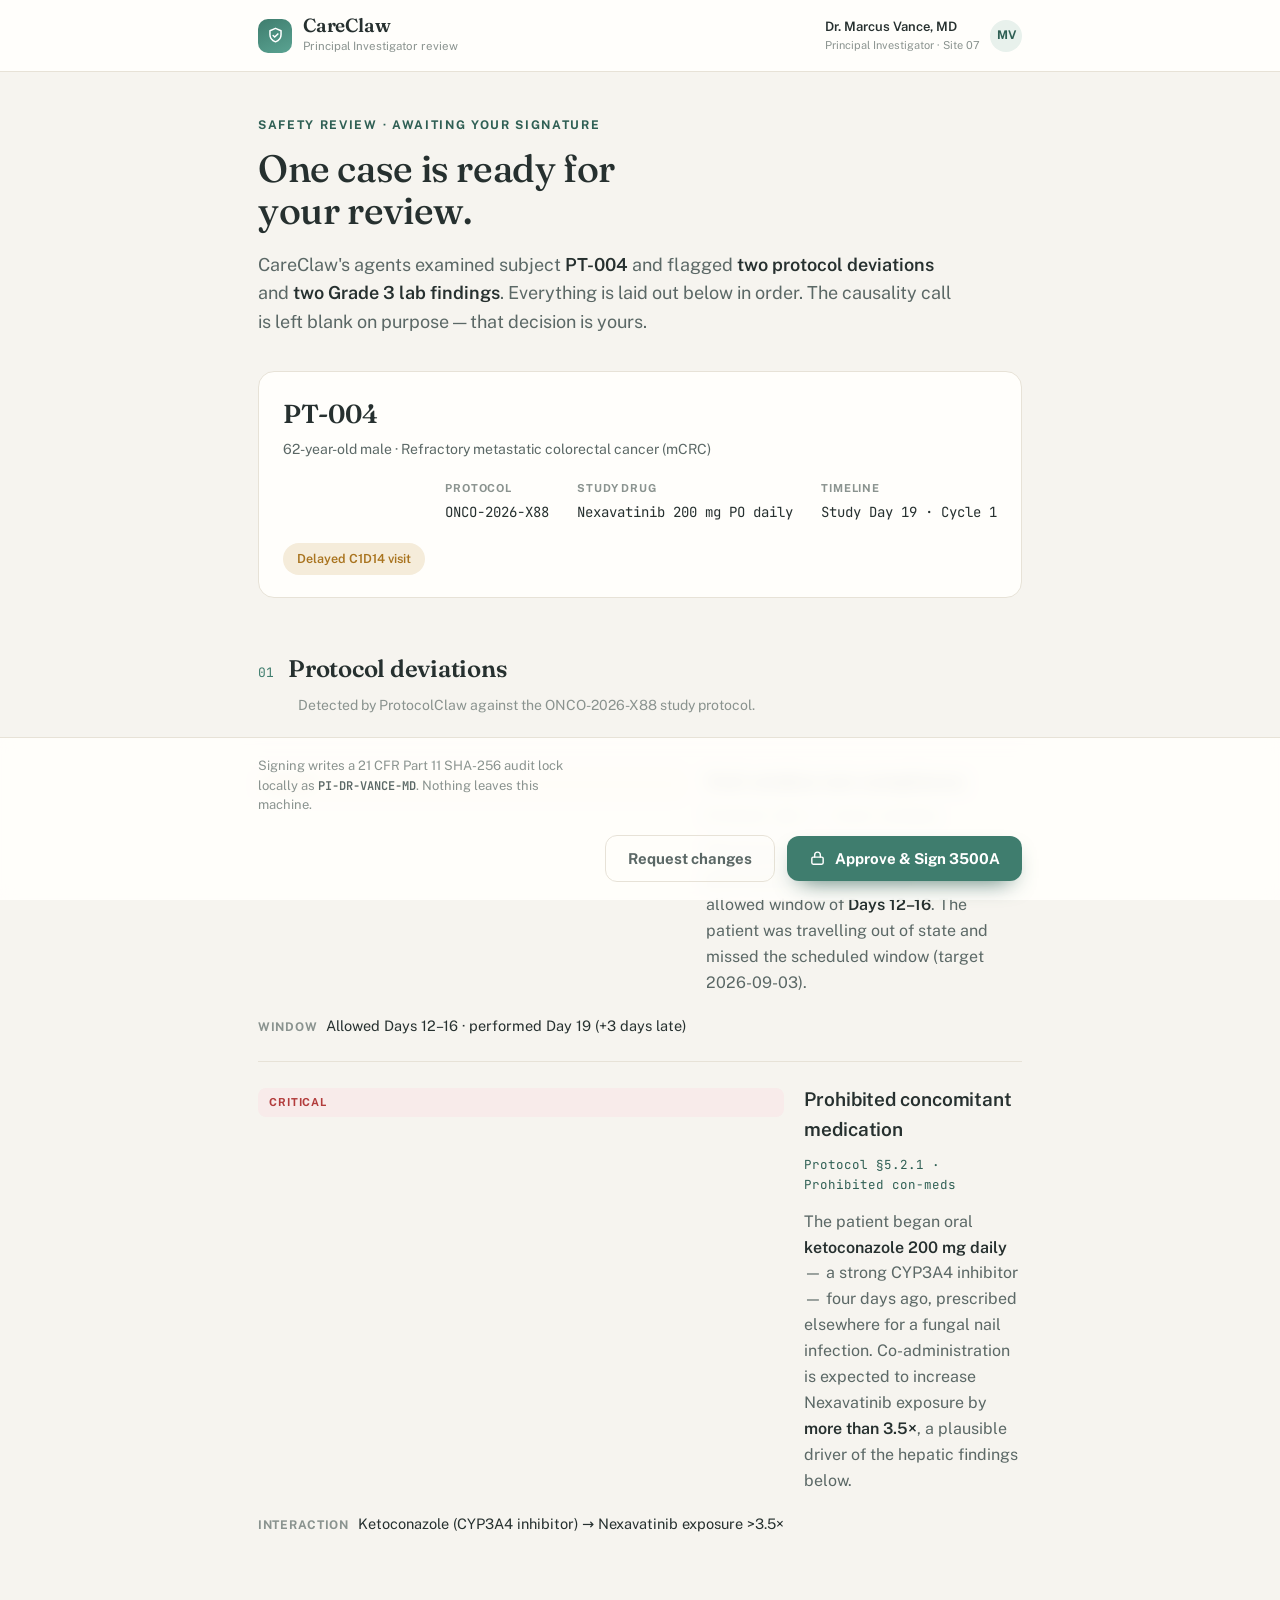
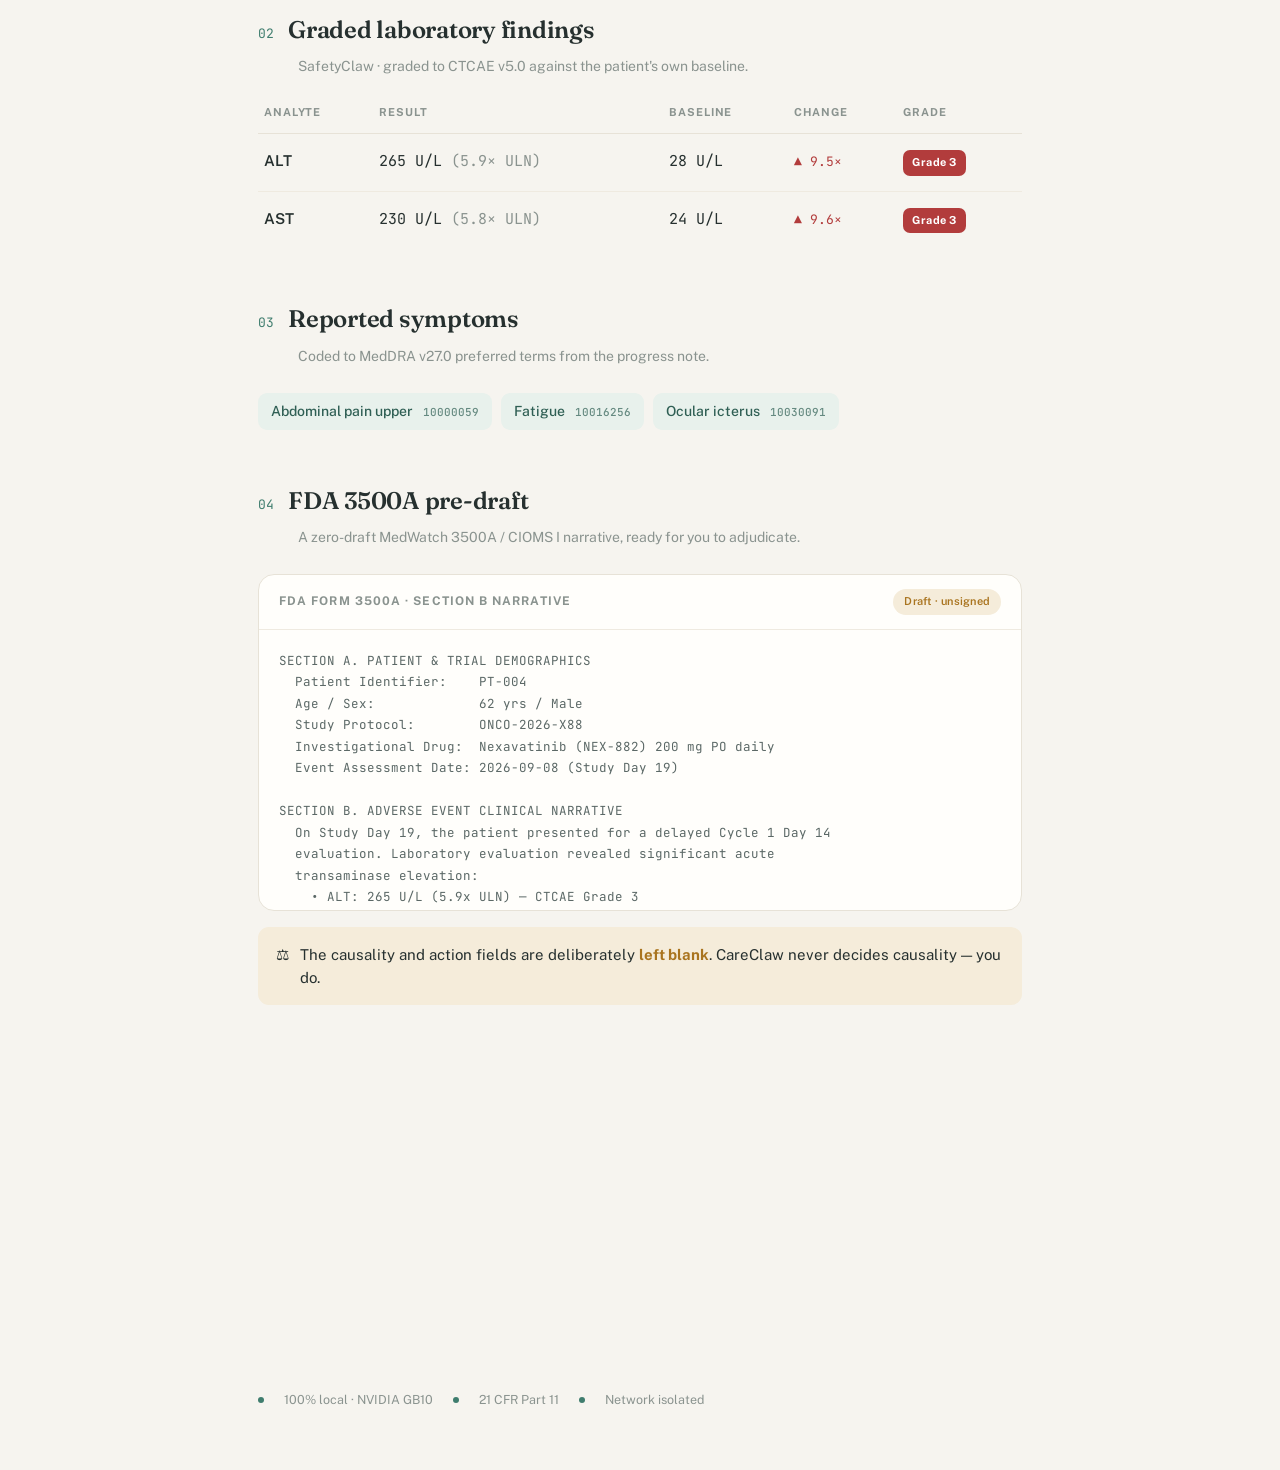
<file: docs/ui-mockups/A-calm-clinical.html>
<!doctype html>
<html lang="en">
<head>
<meta charset="utf-8">
<meta name="viewport" content="width=device-width, initial-scale=1">
<title>CareClaw · Calm Clinical — PT-004</title>
<link rel="preconnect" href="https://fonts.googleapis.com">
<link rel="preconnect" href="https://fonts.gstatic.com" crossorigin>
<link rel="stylesheet" href="https://fonts.googleapis.com/css2?family=Fraunces:opsz,wght@9..144,400;9..144,500;9..144,600&family=Public+Sans:wght@400;500;600;700&family=JetBrains+Mono:wght@400;500&display=swap">
<style>
/* ============================================================
   DIRECTION A — CALM CLINICAL
   Editorial single column · generous whitespace · soft palette
   Display: Fraunces (warm serif) · Body: Public Sans · Mono: JetBrains Mono
   ============================================================ */
:root{
  --paper:#f6f4ef;          /* warm off-white ground */
  --sheet:#fffefb;          /* the reading sheet */
  --line:#e7e2d7;
  --line-soft:#efeae0;

  --ink:#26302f;            /* near-black, warm */
  --ink-2:#5b6866;
  --ink-mut:#8a938f;

  --sage:#3f7d6e;           /* single calm accent */
  --sage-soft:#e8f1ec;
  --sage-deep:#2f5f54;

  --crit:#b23c3c;           /* muted semantic red */
  --crit-soft:#f8ebea;
  --major:#a9741f;          /* muted amber */
  --major-soft:#f5ecda;
  --clear:#3f7d6e;
  --clear-soft:#e8f1ec;

  --sans:'Public Sans',system-ui,-apple-system,Segoe UI,sans-serif;
  --serif:'Fraunces','Iowan Old Style',Georgia,serif;
  --mono:'JetBrains Mono',ui-monospace,SFMono-Regular,Menlo,monospace;

  --r:16px; --r-sm:11px;
}
*{box-sizing:border-box}
[hidden]{display:none!important}
html,body{margin:0}
body{
  background:var(--paper);
  color:var(--ink);
  font-family:var(--sans);
  font-size:16px;
  line-height:1.6;
  -webkit-font-smoothing:antialiased;
}
::selection{background:var(--sage-soft)}
img{max-width:100%}

/* ---------- top ribbon ---------- */
.ribbon{
  border-bottom:1px solid var(--line);
  background:var(--sheet);
}
.ribbon-in{
  max-width:820px;margin:0 auto;padding:16px 28px;
  display:flex;align-items:center;justify-content:space-between;gap:20px;
}
.brand{display:flex;align-items:center;gap:11px}
.brand-glyph{
  width:34px;height:34px;flex:none;border-radius:10px;color:#fff;
  background:linear-gradient(155deg,var(--sage),#5aa392);
  display:grid;place-items:center;
}
.brand-glyph svg{width:19px;height:19px}
.brand-name{font-family:var(--serif);font-size:19px;font-weight:600;letter-spacing:-.01em;line-height:1}
.brand-tag{font-size:11.5px;color:var(--ink-mut);margin-top:2px}
.who{display:flex;align-items:center;gap:10px;font-size:13px}
.who-av{width:32px;height:32px;border-radius:50%;background:var(--sage-soft);color:var(--sage-deep);
  display:grid;place-items:center;font-weight:700;font-size:12px}
.who b{font-weight:600}
.who span{display:block;color:var(--ink-mut);font-size:11px}

/* ---------- reading column ---------- */
.sheet{max-width:820px;margin:0 auto;padding:44px 28px 140px}

.eyebrow{
  font-size:12px;font-weight:700;letter-spacing:.14em;text-transform:uppercase;
  color:var(--sage-deep);margin:0 0 12px;
}
.doc-title{
  font-family:var(--serif);font-weight:500;font-size:38px;line-height:1.12;
  letter-spacing:-.01em;margin:0 0 18px;max-width:16ch;
}
.lede{font-size:18px;color:var(--ink-2);line-height:1.6;margin:0;max-width:64ch}
.lede b{color:var(--ink);font-weight:600}

/* patient header */
.patient{
  margin:34px 0 8px;padding:22px 24px;background:var(--sheet);
  border:1px solid var(--line);border-radius:var(--r);
  display:flex;flex-wrap:wrap;gap:20px 30px;align-items:center;
}
.patient .pid{font-family:var(--serif);font-size:26px;font-weight:600;letter-spacing:-.01em}
.patient .psub{font-size:14px;color:var(--ink-2);margin-top:2px}
.facts{display:flex;flex-wrap:wrap;gap:16px 28px;margin-left:auto}
.fact .k{font-size:11px;font-weight:700;letter-spacing:.08em;text-transform:uppercase;color:var(--ink-mut)}
.fact .v{font-family:var(--mono);font-size:14px;margin-top:3px}
.daychip{
  font-size:12.5px;font-weight:600;color:var(--major);background:var(--major-soft);
  border-radius:22px;padding:6px 14px;white-space:nowrap;
}

/* section rhythm */
section{margin-top:52px}
.sec-head{display:flex;align-items:baseline;gap:14px;margin-bottom:6px}
.sec-num{font-family:var(--mono);font-size:13px;color:var(--sage);flex:none}
.sec-title{font-family:var(--serif);font-weight:600;font-size:24px;letter-spacing:-.01em;margin:0}
.sec-note{color:var(--ink-mut);font-size:14px;margin:2px 0 26px 40px;max-width:60ch}

/* findings as calm sections, not cards */
.finding{
  padding:22px 0 24px;border-top:1px solid var(--line);
  display:grid;grid-template-columns:auto 1fr;gap:4px 20px;
}
.finding:first-of-type{border-top:0}
.sev{
  grid-row:1 / span 3;align-self:start;margin-top:4px;
  writing-mode:horizontal-tb;font-size:11px;font-weight:700;letter-spacing:.08em;
  text-transform:uppercase;padding:6px 11px;border-radius:8px;white-space:nowrap;
}
.sev.crit{color:var(--crit);background:var(--crit-soft)}
.sev.major{color:var(--major);background:var(--major-soft)}
.f-title{font-size:19px;font-weight:600;letter-spacing:-.005em;margin:0}
.f-cite{font-family:var(--mono);font-size:12.5px;color:var(--sage-deep);margin:6px 0 0}
.f-body{color:var(--ink-2);font-size:16px;line-height:1.62;margin:10px 0 0;max-width:64ch}
.f-body b{color:var(--ink);font-weight:600}
.f-flag{
  margin-top:14px;font-size:14.5px;color:var(--ink);display:flex;gap:9px;align-items:baseline;
}
.f-flag .lab{font-weight:700;color:var(--ink-mut);font-size:12px;letter-spacing:.06em;
  text-transform:uppercase;white-space:nowrap;padding-top:1px}

/* labs — quiet ledger */
.labs{width:100%;border-collapse:collapse;font-size:15px;margin-top:4px}
.labs th{
  text-align:left;font-size:11px;font-weight:700;letter-spacing:.08em;text-transform:uppercase;
  color:var(--ink-mut);padding:0 6px 12px;border-bottom:1px solid var(--line);
}
.labs td{padding:15px 6px;border-bottom:1px solid var(--line-soft);vertical-align:baseline}
.labs tr:last-child td{border-bottom:0}
.labs .analyte{font-weight:600}
.labs .num{font-family:var(--mono);font-variant-numeric:tabular-nums}
.labs .rise{font-family:var(--mono);font-size:13px;color:var(--crit)}
.g3{font-size:11px;font-weight:700;letter-spacing:.05em;color:#fff;background:var(--crit);
  border-radius:7px;padding:4px 9px;white-space:nowrap;display:inline-block}

/* meddra */
.terms{display:flex;flex-wrap:wrap;gap:9px}
.term{
  font-size:14px;background:var(--sage-soft);color:var(--sage-deep);
  border-radius:9px;padding:7px 13px;font-weight:500;
}
.term code{font-family:var(--mono);font-size:11px;opacity:.7;margin-left:7px}

/* 3500A peek */
.peek{
  background:var(--sheet);border:1px solid var(--line);border-radius:var(--r);
  overflow:hidden;
}
.peek-h{
  padding:14px 20px;border-bottom:1px solid var(--line-soft);
  font-size:12px;font-weight:700;letter-spacing:.09em;text-transform:uppercase;color:var(--ink-mut);
  display:flex;align-items:center;gap:10px;
}
.peek-h .st{margin-left:auto;font-size:11px;color:var(--major);background:var(--major-soft);
  border-radius:20px;padding:4px 11px;letter-spacing:.02em;text-transform:none;font-weight:600}
.peek pre{
  margin:0;padding:20px;font-family:var(--mono);font-size:12.5px;line-height:1.72;
  color:var(--ink-2);white-space:pre-wrap;word-break:break-word;
  max-height:280px;overflow:auto;
}
.causality{
  display:flex;gap:11px;align-items:baseline;margin-top:16px;padding:16px 18px;
  background:var(--major-soft);border-radius:var(--r-sm);font-size:15px;color:var(--ink);line-height:1.55;
}
.causality b{color:var(--major)}

/* sticky sign footer */
.signbar{
  position:sticky;bottom:0;z-index:5;margin-top:56px;
  background:color-mix(in srgb,var(--sheet) 92%,transparent);
  backdrop-filter:blur(8px);
  border-top:1px solid var(--line);
}
.signbar-in{
  max-width:820px;margin:0 auto;padding:18px 28px;
  display:flex;align-items:center;gap:20px;flex-wrap:wrap;
}
.sign-note{font-size:13px;color:var(--ink-mut);max-width:42ch;line-height:1.5}
.sign-note b{color:var(--ink-2);font-weight:600;font-family:var(--mono);font-size:12px}
.actions{margin-left:auto;display:flex;gap:12px;align-items:center}
.btn{
  border:0;border-radius:12px;padding:14px 22px;font-family:var(--sans);
  font-size:15px;font-weight:700;cursor:pointer;transition:.15s;
  display:inline-flex;align-items:center;gap:9px;
}
.btn.ghost{background:transparent;color:var(--ink-2);border:1px solid var(--line)}
.btn.ghost:hover{border-color:var(--sage);color:var(--sage-deep)}
.btn.primary{background:var(--sage);color:#fff;box-shadow:0 10px 24px -12px var(--sage-deep)}
.btn.primary:hover{background:var(--sage-deep)}

.foot{max-width:820px;margin:0 auto;padding:26px 28px 60px;color:var(--ink-mut);font-size:12.5px;
  display:flex;flex-wrap:wrap;gap:8px 20px;align-items:center}
.foot .dot{width:6px;height:6px;border-radius:50%;background:var(--sage)}

@media(max-width:640px){
  .doc-title{font-size:30px}
  .facts{margin-left:0}
  .finding{grid-template-columns:1fr}
  .sev{grid-row:auto;justify-self:start;margin-bottom:8px}
}
</style>
</head>
<body>

<div class="ribbon">
  <div class="ribbon-in">
    <div class="brand">
      <div class="brand-glyph" aria-hidden="true">
        <svg viewBox="0 0 24 24" fill="none" stroke="currentColor" stroke-width="1.9" stroke-linecap="round" stroke-linejoin="round">
          <path d="M12 3l7 3v5c0 4.5-3 7.5-7 9-4-1.5-7-4.5-7-9V6z"/><path d="M9 12l2 2 4-4"/>
        </svg>
      </div>
      <div>
        <div class="brand-name">CareClaw</div>
        <div class="brand-tag">Principal Investigator review</div>
      </div>
    </div>
    <div class="who">
      <div>
        <b>Dr. Marcus Vance, MD</b>
        <span>Principal Investigator · Site 07</span>
      </div>
      <div class="who-av">MV</div>
    </div>
  </div>
</div>

<main class="sheet">

  <p class="eyebrow">Safety review · awaiting your signature</p>
  <h1 class="doc-title">One case is ready for your review.</h1>
  <p class="lede">
    CareClaw's agents examined subject <b>PT-004</b> and flagged
    <b>two protocol deviations</b> and <b>two Grade&nbsp;3 lab findings</b>.
    Everything is laid out below in order. The causality call is left blank on purpose —
    that decision is yours.
  </p>

  <!-- patient header -->
  <div class="patient">
    <div>
      <div class="pid">PT-004</div>
      <div class="psub">62-year-old male · Refractory metastatic colorectal cancer (mCRC)</div>
    </div>
    <div class="facts">
      <div class="fact"><div class="k">Protocol</div><div class="v">ONCO-2026-X88</div></div>
      <div class="fact"><div class="k">Study drug</div><div class="v">Nexavatinib 200&nbsp;mg PO daily</div></div>
      <div class="fact"><div class="k">Timeline</div><div class="v">Study Day 19 · Cycle 1</div></div>
    </div>
    <div class="daychip">Delayed C1D14 visit</div>
  </div>

  <!-- 1 · Protocol deviations -->
  <section>
    <div class="sec-head">
      <span class="sec-num">01</span>
      <h2 class="sec-title">Protocol deviations</h2>
    </div>
    <p class="sec-note">Detected by ProtocolClaw against the ONCO-2026-X88 study protocol.</p>

    <div class="finding">
      <span class="sev major">Major</span>
      <h3 class="f-title">Visit window non-compliance</h3>
      <p class="f-cite">Protocol §8.1 · Visit windows</p>
      <p class="f-body">
        The Cycle&nbsp;1 Day&nbsp;14 safety visit was performed on <b>Study Day 19</b>,
        outside the allowed window of <b>Days 12–16</b>. The patient was travelling out of
        state and missed the scheduled window (target 2026-09-03).
      </p>
      <div class="f-flag"><span class="lab">Window</span><span>Allowed Days 12–16 · performed Day 19 (+3 days late)</span></div>
    </div>

    <div class="finding">
      <span class="sev crit">Critical</span>
      <h3 class="f-title">Prohibited concomitant medication</h3>
      <p class="f-cite">Protocol §5.2.1 · Prohibited con-meds</p>
      <p class="f-body">
        The patient began oral <b>ketoconazole 200&nbsp;mg daily</b> — a strong CYP3A4
        inhibitor — four days ago, prescribed elsewhere for a fungal nail infection.
        Co-administration is expected to increase Nexavatinib exposure by
        <b>more than 3.5&times;</b>, a plausible driver of the hepatic findings below.
      </p>
      <div class="f-flag"><span class="lab">Interaction</span><span>Ketoconazole (CYP3A4 inhibitor) → Nexavatinib exposure &gt;3.5&times;</span></div>
    </div>
  </section>

  <!-- 2 · Laboratory findings -->
  <section>
    <div class="sec-head">
      <span class="sec-num">02</span>
      <h2 class="sec-title">Graded laboratory findings</h2>
    </div>
    <p class="sec-note">SafetyClaw · graded to CTCAE v5.0 against the patient's own baseline.</p>

    <table class="labs">
      <thead>
        <tr><th>Analyte</th><th>Result</th><th>Baseline</th><th>Change</th><th>Grade</th></tr>
      </thead>
      <tbody>
        <tr>
          <td class="analyte">ALT</td>
          <td class="num">265 U/L <span style="color:var(--ink-mut)">(5.9× ULN)</span></td>
          <td class="num">28 U/L</td>
          <td class="rise">▲ 9.5×</td>
          <td><span class="g3">Grade 3</span></td>
        </tr>
        <tr>
          <td class="analyte">AST</td>
          <td class="num">230 U/L <span style="color:var(--ink-mut)">(5.8× ULN)</span></td>
          <td class="num">24 U/L</td>
          <td class="rise">▲ 9.6×</td>
          <td><span class="g3">Grade 3</span></td>
        </tr>
      </tbody>
    </table>
  </section>

  <!-- 3 · Symptoms / MedDRA -->
  <section>
    <div class="sec-head">
      <span class="sec-num">03</span>
      <h2 class="sec-title">Reported symptoms</h2>
    </div>
    <p class="sec-note">Coded to MedDRA v27.0 preferred terms from the progress note.</p>
    <div class="terms">
      <span class="term">Abdominal pain upper <code>10000059</code></span>
      <span class="term">Fatigue <code>10016256</code></span>
      <span class="term">Ocular icterus <code>10030091</code></span>
    </div>
  </section>

  <!-- 4 · 3500A peek -->
  <section>
    <div class="sec-head">
      <span class="sec-num">04</span>
      <h2 class="sec-title">FDA 3500A pre-draft</h2>
    </div>
    <p class="sec-note">A zero-draft MedWatch 3500A / CIOMS&nbsp;I narrative, ready for you to adjudicate.</p>

    <div class="peek">
      <div class="peek-h">FDA Form 3500A · Section B narrative <span class="st">Draft · unsigned</span></div>
      <pre>SECTION A. PATIENT & TRIAL DEMOGRAPHICS
  Patient Identifier:    PT-004
  Age / Sex:             62 yrs / Male
  Study Protocol:        ONCO-2026-X88
  Investigational Drug:  Nexavatinib (NEX-882) 200 mg PO daily
  Event Assessment Date: 2026-09-08 (Study Day 19)

SECTION B. ADVERSE EVENT CLINICAL NARRATIVE
  On Study Day 19, the patient presented for a delayed Cycle 1 Day 14
  evaluation. Laboratory evaluation revealed significant acute
  transaminase elevation:
    • ALT: 265 U/L (5.9x ULN) — CTCAE Grade 3
    • AST: 230 U/L (5.8x ULN) — CTCAE Grade 3

SECTION E. INVESTIGATOR ADJUDICATION & ELECTRONIC SIGN-OFF
  Causality Assessment:  [ ] Unrelated  [ ] Unlikely  [ ] Possible  [ ] Definite
  Action with Drug:      [ ] Dose Held  [ ] Dose Reduced  [ ] Discontinued
  Electronic Signature:  [PENDING 1-CLICK AUTHENTICATED SIGN-OFF]</pre>
    </div>

    <div class="causality">
      <span aria-hidden="true">⚖️</span>
      <span>The causality and action fields are deliberately <b>left blank</b>.
      CareClaw never decides causality — you do.</span>
    </div>
  </section>

</main>

<!-- sticky sign -->
<div class="signbar">
  <div class="signbar-in">
    <div class="sign-note">
      Signing writes a 21 CFR Part 11 SHA-256 audit lock locally as
      <b>PI-DR-VANCE-MD</b>. Nothing leaves this machine.
    </div>
    <div class="actions">
      <button class="btn ghost" type="button">Request changes</button>
      <button class="btn primary" type="button">
        <svg width="17" height="17" viewBox="0 0 24 24" fill="none" stroke="currentColor" stroke-width="2" stroke-linecap="round" stroke-linejoin="round"><rect x="4" y="10" width="16" height="10" rx="2"/><path d="M8 10V7a4 4 0 0 1 8 0v3"/></svg>
        Approve &amp; Sign 3500A
      </button>
    </div>
  </div>
</div>

<div class="foot">
  <span class="dot" aria-hidden="true"></span> 100% local · NVIDIA GB10
  <span class="dot" aria-hidden="true"></span> 21 CFR Part 11
  <span class="dot" aria-hidden="true"></span> Network isolated
</div>

</body>
</html>
</file>
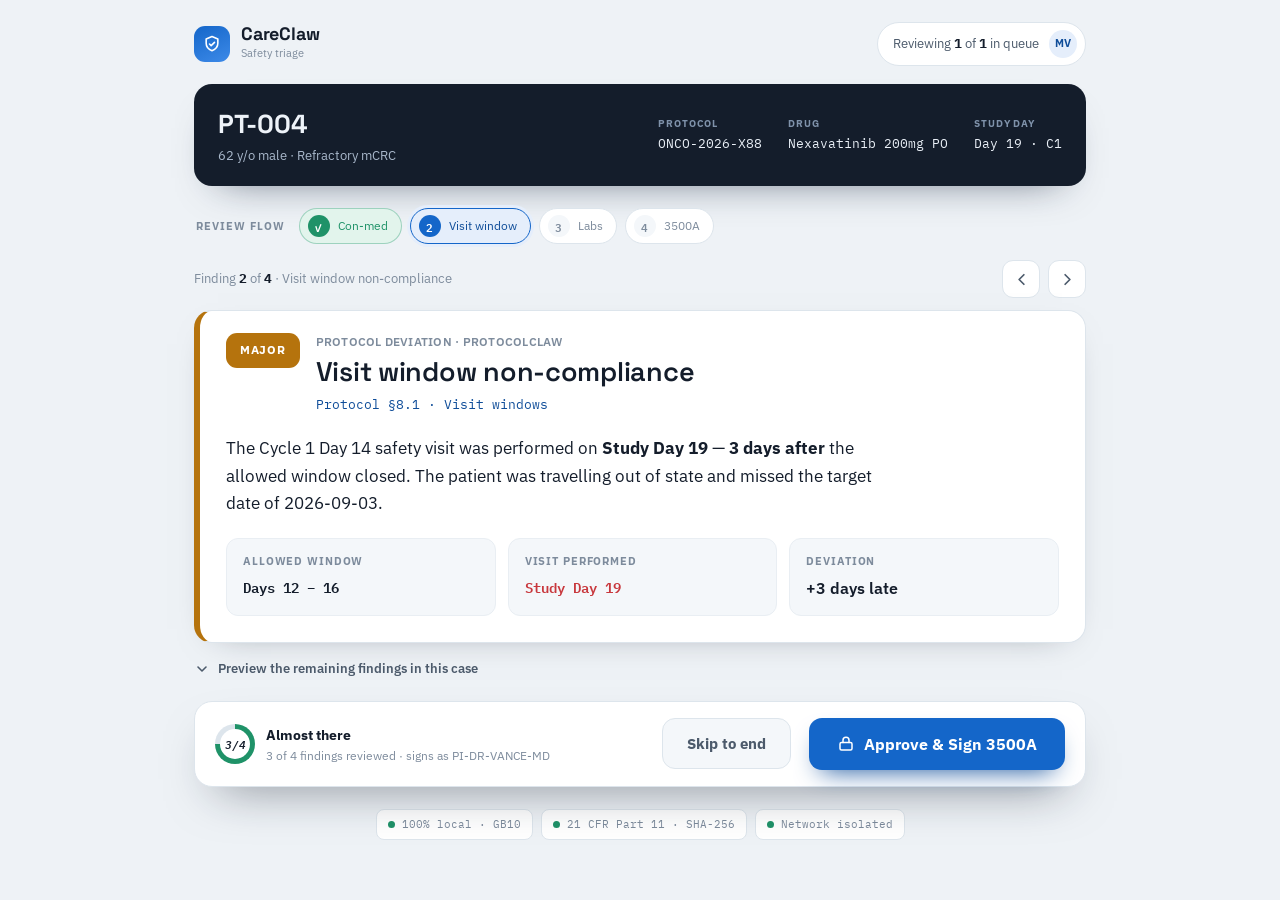
<file: docs/ui-mockups/B-focused-triage.html>
<!doctype html>
<html lang="en">
<head>
<meta charset="utf-8">
<meta name="viewport" content="width=device-width, initial-scale=1">
<title>CareClaw · Focused Triage — PT-004</title>
<link rel="preconnect" href="https://fonts.googleapis.com">
<link rel="preconnect" href="https://fonts.gstatic.com" crossorigin>
<link rel="stylesheet" href="https://fonts.googleapis.com/css2?family=Space+Grotesk:wght@500;600;700&family=IBM+Plex+Sans:wght@400;500;600;700&family=IBM+Plex+Mono:wght@400;500&display=swap">
<style>
/* ============================================================
   DIRECTION B — FOCUSED TRIAGE
   Inbox-zero for safety review · step one finding at a time
   Display: Space Grotesk · Body: IBM Plex Sans · Mono: IBM Plex Mono
   ============================================================ */
:root{
  --bg:#eef2f6;
  --panel:#ffffff;
  --panel-2:#f4f7fa;
  --line:#dde5ec;
  --line-soft:#e9eef3;

  --ink:#141d2b;            /* deep slate ink */
  --ink-2:#4c5a6b;
  --ink-mut:#7d8b9c;

  --focus:#1466c9;          /* focused blue accent */
  --focus-soft:#e5eefb;
  --focus-deep:#0f4d99;

  --crit:#c8383d;
  --crit-soft:#fbe9ea;
  --major:#b5730d;
  --major-soft:#fbefda;
  --clear:#1f9268;
  --clear-soft:#e2f4ec;

  --sans:'IBM Plex Sans',system-ui,-apple-system,Segoe UI,sans-serif;
  --disp:'Space Grotesk',var(--sans);
  --mono:'IBM Plex Mono',ui-monospace,SFMono-Regular,Menlo,monospace;

  --r:18px; --r-sm:12px;
}
*{box-sizing:border-box}
[hidden]{display:none!important}
html,body{margin:0}
body{
  background:var(--bg);
  color:var(--ink);
  font-family:var(--sans);
  font-size:15px;line-height:1.55;
  -webkit-font-smoothing:antialiased;
}
img{max-width:100%}
::selection{background:var(--focus-soft)}

.wrap{max-width:940px;margin:0 auto;padding:22px 24px 60px;display:flex;flex-direction:column;min-height:100vh}

/* ---------- header ---------- */
.top{display:flex;align-items:center;justify-content:space-between;gap:18px;margin-bottom:18px}
.brand{display:flex;align-items:center;gap:11px}
.brand-glyph{width:36px;height:36px;flex:none;border-radius:11px;color:#fff;
  background:linear-gradient(155deg,var(--focus),#3d8ae8);display:grid;place-items:center}
.brand-glyph svg{width:20px;height:20px}
.brand-name{font-family:var(--disp);font-size:18px;font-weight:700;letter-spacing:-.01em;line-height:1}
.brand-tag{font-size:11px;color:var(--ink-mut);margin-top:2px}
.queue{display:flex;align-items:center;gap:10px;font-size:13px;color:var(--ink-2);
  background:var(--panel);border:1px solid var(--line);border-radius:30px;padding:7px 8px 7px 15px}
.queue b{font-family:var(--mono);color:var(--ink)}
.queue .av{width:28px;height:28px;border-radius:50%;background:var(--focus-soft);color:var(--focus-deep);
  display:grid;place-items:center;font-weight:700;font-size:11px}

/* ---------- patient banner ---------- */
.banner{
  background:var(--ink);color:#eef3f9;border-radius:var(--r);
  padding:20px 24px;display:flex;flex-wrap:wrap;gap:16px 28px;align-items:center;
  box-shadow:0 18px 40px -26px rgba(15,30,55,.7);
}
.banner .pid{font-family:var(--disp);font-size:26px;font-weight:700;letter-spacing:-.01em}
.banner .psub{font-size:13px;color:#a9b8cb;margin-top:2px}
.banner .facts{display:flex;flex-wrap:wrap;gap:14px 26px;margin-left:auto}
.banner .fact .k{font-size:10px;font-weight:700;letter-spacing:.09em;text-transform:uppercase;color:#7f92aa}
.banner .fact .v{font-family:var(--mono);font-size:13px;margin-top:3px;color:#eaf0f7}

/* ---------- progress rail ---------- */
.rail{display:flex;align-items:center;gap:8px;margin:22px 2px 16px;flex-wrap:wrap}
.rail-lbl{font-size:11px;font-weight:700;letter-spacing:.09em;text-transform:uppercase;color:var(--ink-mut);margin-right:6px}
.pip{display:flex;align-items:center;gap:8px;font-size:12px;color:var(--ink-mut);
  background:var(--panel);border:1px solid var(--line);border-radius:26px;padding:6px 13px 6px 8px}
.pip .n{width:22px;height:22px;border-radius:50%;background:var(--panel-2);color:var(--ink-mut);
  display:grid;place-items:center;font-family:var(--mono);font-size:11px;font-weight:600;flex:none}
.pip.done{color:var(--clear);border-color:color-mix(in srgb,var(--clear) 35%,transparent);background:var(--clear-soft)}
.pip.done .n{background:var(--clear);color:#fff}
.pip.current{color:var(--focus-deep);border-color:var(--focus);background:var(--focus-soft);box-shadow:0 0 0 3px var(--focus-soft)}
.pip.current .n{background:var(--focus);color:#fff}

/* ---------- the alert stage ---------- */
.stage{flex:1;display:flex;flex-direction:column}
.stepnav{display:flex;align-items:center;justify-content:space-between;margin-bottom:12px}
.stepcount{font-size:13px;color:var(--ink-mut)}
.stepcount b{font-family:var(--mono);color:var(--ink)}
.stepbtns{display:flex;gap:8px}
.iconbtn{width:38px;height:38px;border-radius:11px;border:1px solid var(--line);background:var(--panel);
  color:var(--ink-2);cursor:pointer;display:grid;place-items:center;transition:.15s}
.iconbtn:hover{border-color:var(--focus);color:var(--focus-deep)}
.iconbtn svg{width:19px;height:19px}

.alert{
  background:var(--panel);border:1px solid var(--line);border-radius:var(--r);
  border-left:6px solid var(--line);overflow:hidden;
  box-shadow:0 10px 34px -24px rgba(20,29,43,.5);
}
.alert.crit{border-left-color:var(--crit)}
.alert.major{border-left-color:var(--major)}
.alert-h{padding:22px 26px 0;display:flex;align-items:flex-start;gap:16px}
.sev-badge{
  font-size:12px;font-weight:700;letter-spacing:.06em;text-transform:uppercase;
  padding:8px 14px;border-radius:11px;white-space:nowrap;flex:none;
}
.sev-badge.crit{color:#fff;background:var(--crit)}
.sev-badge.major{color:#fff;background:var(--major)}
.alert-kicker{font-size:12px;font-weight:600;letter-spacing:.02em;color:var(--ink-mut);text-transform:uppercase}
.alert-title{font-family:var(--disp);font-size:27px;font-weight:600;letter-spacing:-.01em;margin:4px 0 0;line-height:1.15}
.alert-cite{font-family:var(--mono);font-size:13px;color:var(--focus-deep);margin-top:8px}

.alert-body{padding:20px 26px 26px}
.alert-lead{font-size:17px;line-height:1.62;color:var(--ink);margin:0 0 6px;max-width:66ch}
.alert-lead b{font-weight:700}

.kv{display:flex;flex-wrap:wrap;gap:12px;margin-top:20px}
.kv .cell{flex:1 1 200px;background:var(--panel-2);border:1px solid var(--line-soft);border-radius:var(--r-sm);padding:14px 16px}
.kv .k{font-size:11px;font-weight:700;letter-spacing:.08em;text-transform:uppercase;color:var(--ink-mut)}
.kv .v{font-size:16px;font-weight:600;margin-top:6px}
.kv .v.mono{font-family:var(--mono);font-size:14px}
.kv .v.bad{color:var(--crit)}

/* labs mini for the lab step */
.labrow{display:flex;flex-wrap:wrap;gap:12px;margin-top:16px}
.labcard{flex:1 1 240px;background:var(--panel-2);border:1px solid var(--line-soft);border-radius:var(--r-sm);padding:16px 18px}
.labcard .an{display:flex;align-items:center;justify-content:space-between;gap:10px}
.labcard .an b{font-size:16px;font-weight:700}
.g3{font-size:11px;font-weight:700;letter-spacing:.05em;color:#fff;background:var(--crit);border-radius:8px;padding:4px 10px}
.labcard .big{font-family:var(--mono);font-size:26px;font-weight:500;margin:10px 0 2px;letter-spacing:-.01em}
.labcard .sub{font-size:12.5px;color:var(--ink-mut);font-family:var(--mono)}
.labcard .bar{height:7px;border-radius:20px;background:var(--line);margin-top:12px;overflow:hidden}
.labcard .bar i{display:block;height:100%;background:var(--crit);border-radius:20px}

.terms{display:flex;flex-wrap:wrap;gap:9px;margin-top:16px}
.term{font-size:14px;background:var(--focus-soft);color:var(--focus-deep);border-radius:9px;padding:7px 13px;font-weight:600}
.term code{font-family:var(--mono);font-size:11px;opacity:.7;margin-left:6px;font-weight:400}

/* 3500A peek step */
.peek{background:#111927;border-radius:var(--r-sm);overflow:hidden;margin-top:4px}
.peek-h{padding:12px 18px;font-size:11px;font-weight:700;letter-spacing:.08em;text-transform:uppercase;
  color:#8fa3bd;border-bottom:1px solid #22303f;display:flex;gap:10px;align-items:center}
.peek-h .st{margin-left:auto;color:#f0c86b;background:#3a2f12;border-radius:20px;padding:3px 11px;letter-spacing:.02em;text-transform:none;font-weight:600}
.peek pre{margin:0;padding:18px;font-family:var(--mono);font-size:12px;line-height:1.7;color:#c3d1e2;white-space:pre-wrap;word-break:break-word;max-height:260px;overflow:auto}
.causality{display:flex;gap:11px;align-items:baseline;margin-top:16px;padding:15px 17px;background:var(--major-soft);border-radius:var(--r-sm);font-size:15px;line-height:1.55}
.causality b{color:var(--major)}

/* ---------- persistent sign dock ---------- */
.dock{
  position:sticky;bottom:16px;margin-top:22px;
  background:var(--panel);border:1px solid var(--line);border-radius:var(--r);
  box-shadow:0 22px 50px -24px rgba(20,29,43,.55);
  padding:16px 20px;display:flex;align-items:center;gap:18px;flex-wrap:wrap;
}
.dock .status{display:flex;align-items:center;gap:11px}
.dock .ring{width:40px;height:40px;flex:none;border-radius:50%;
  background:conic-gradient(var(--clear) 0 75%, var(--line) 75% 100%);display:grid;place-items:center}
.dock .ring i{width:30px;height:30px;border-radius:50%;background:var(--panel);display:grid;place-items:center;
  font-family:var(--mono);font-size:11px;font-weight:600;color:var(--ink)}
.dock .status b{font-size:14px;font-weight:700}
.dock .status span{display:block;font-size:12px;color:var(--ink-mut)}
.dock .grow{flex:1;min-width:12px}
.btn{border:0;border-radius:13px;padding:15px 24px;font-family:var(--sans);font-size:15px;font-weight:700;
  cursor:pointer;transition:.15s;display:inline-flex;align-items:center;gap:9px}
.btn.ghost{background:var(--panel-2);color:var(--ink-2);border:1px solid var(--line)}
.btn.ghost:hover{border-color:var(--focus);color:var(--focus-deep)}
.btn.primary{background:var(--focus);color:#fff;box-shadow:0 12px 26px -12px var(--focus-deep);font-size:16px;padding:16px 28px}
.btn.primary:hover{background:var(--focus-deep)}

.badges{display:flex;gap:8px;flex-wrap:wrap;margin-top:22px;justify-content:center}
.badge{font-family:var(--mono);font-size:11px;color:var(--ink-mut);background:var(--panel);border:1px solid var(--line);
  border-radius:8px;padding:6px 11px;display:flex;align-items:center;gap:7px}
.badge i{width:7px;height:7px;border-radius:50%;background:var(--clear)}

@media(max-width:620px){
  .banner .facts{margin-left:0}
  .alert-title{font-size:23px}
  .dock .grow{display:none}
}
</style>
</head>
<body>
<div class="wrap">

  <div class="top">
    <div class="brand">
      <div class="brand-glyph" aria-hidden="true">
        <svg viewBox="0 0 24 24" fill="none" stroke="currentColor" stroke-width="1.9" stroke-linecap="round" stroke-linejoin="round"><path d="M12 3l7 3v5c0 4.5-3 7.5-7 9-4-1.5-7-4.5-7-9V6z"/><path d="M9 12l2 2 4-4"/></svg>
      </div>
      <div>
        <div class="brand-name">CareClaw</div>
        <div class="brand-tag">Safety triage</div>
      </div>
    </div>
    <div class="queue">
      <span>Reviewing <b>1</b> of <b>1</b> in queue</span>
      <span class="av">MV</span>
    </div>
  </div>

  <!-- patient banner -->
  <div class="banner">
    <div>
      <div class="pid">PT-004</div>
      <div class="psub">62 y/o male · Refractory mCRC</div>
    </div>
    <div class="facts">
      <div class="fact"><div class="k">Protocol</div><div class="v">ONCO-2026-X88</div></div>
      <div class="fact"><div class="k">Drug</div><div class="v">Nexavatinib 200mg PO</div></div>
      <div class="fact"><div class="k">Study day</div><div class="v">Day 19 · C1</div></div>
    </div>
  </div>

  <!-- progress rail: 4 findings to step through -->
  <div class="rail">
    <span class="rail-lbl">Review flow</span>
    <span class="pip done"><span class="n">✓</span> Con-med</span>
    <span class="pip current"><span class="n">2</span> Visit window</span>
    <span class="pip"><span class="n">3</span> Labs</span>
    <span class="pip"><span class="n">4</span> 3500A</span>
  </div>

  <div class="stage">
    <div class="stepnav">
      <div class="stepcount">Finding <b>2</b> of <b>4</b> · Visit window non-compliance</div>
      <div class="stepbtns">
        <button class="iconbtn" type="button" aria-label="Previous finding">
          <svg viewBox="0 0 24 24" fill="none" stroke="currentColor" stroke-width="2.2" stroke-linecap="round" stroke-linejoin="round"><path d="M15 18l-6-6 6-6"/></svg>
        </button>
        <button class="iconbtn" type="button" aria-label="Next finding">
          <svg viewBox="0 0 24 24" fill="none" stroke="currentColor" stroke-width="2.2" stroke-linecap="round" stroke-linejoin="round"><path d="M9 18l6-6-6-6"/></svg>
        </button>
      </div>
    </div>

    <!-- ===== the featured alert (one at a time) ===== -->
    <div class="alert major">
      <div class="alert-h">
        <span class="sev-badge major">Major</span>
        <div>
          <div class="alert-kicker">Protocol deviation · ProtocolClaw</div>
          <h1 class="alert-title">Visit window non-compliance</h1>
          <div class="alert-cite">Protocol §8.1 · Visit windows</div>
        </div>
      </div>
      <div class="alert-body">
        <p class="alert-lead">
          The Cycle&nbsp;1 Day&nbsp;14 safety visit was performed on <b>Study Day 19</b> —
          <b>3 days after</b> the allowed window closed. The patient was travelling out of
          state and missed the target date of 2026-09-03.
        </p>
        <div class="kv">
          <div class="cell"><div class="k">Allowed window</div><div class="v mono">Days 12 – 16</div></div>
          <div class="cell"><div class="k">Visit performed</div><div class="v mono bad">Study Day 19</div></div>
          <div class="cell"><div class="k">Deviation</div><div class="v">+3 days late</div></div>
        </div>
      </div>
    </div>

    <!-- ===== context: what's coming, shown calmly, not as a wall ===== -->
    <details style="margin-top:16px">
      <summary style="cursor:pointer;font-size:13px;font-weight:600;color:var(--ink-2);list-style:none;display:flex;gap:8px;align-items:center">
        <svg width="16" height="16" viewBox="0 0 24 24" fill="none" stroke="currentColor" stroke-width="2.4" stroke-linecap="round" stroke-linejoin="round"><path d="M6 9l6 6 6-6"/></svg>
        Preview the remaining findings in this case
      </summary>
      <div style="margin-top:14px;display:flex;flex-direction:column;gap:14px">

        <!-- critical con-med (already reviewed) -->
        <div class="alert crit" style="box-shadow:none">
          <div class="alert-h" style="padding-bottom:0">
            <span class="sev-badge crit">Critical</span>
            <div>
              <div class="alert-kicker">Protocol deviation · §5.2.1</div>
              <h2 class="alert-title" style="font-size:22px">Prohibited concomitant medication</h2>
            </div>
          </div>
          <div class="alert-body" style="padding-top:14px">
            <p class="alert-lead" style="font-size:15.5px">
              Oral <b>ketoconazole 200mg daily</b> (CYP3A4 inhibitor) started 4 days ago,
              prescribed elsewhere. Expected to raise Nexavatinib exposure <b>&gt;3.5&times;</b> —
              a plausible driver of the hepatic labs.
            </p>
          </div>
        </div>

        <!-- labs -->
        <div class="alert crit" style="box-shadow:none">
          <div class="alert-h" style="padding-bottom:0">
            <span class="sev-badge crit">Grade 3</span>
            <div>
              <div class="alert-kicker">Laboratory · SafetyClaw · CTCAE v5.0</div>
              <h2 class="alert-title" style="font-size:22px">Acute hepatic transaminitis</h2>
            </div>
          </div>
          <div class="alert-body" style="padding-top:14px">
            <div class="labrow">
              <div class="labcard">
                <div class="an"><b>ALT</b><span class="g3">Grade 3</span></div>
                <div class="big">265 <span style="font-size:14px;color:var(--ink-mut)">U/L</span></div>
                <div class="sub">5.9× ULN · baseline 28 (▲ 9.5×)</div>
                <div class="bar"><i style="width:100%"></i></div>
              </div>
              <div class="labcard">
                <div class="an"><b>AST</b><span class="g3">Grade 3</span></div>
                <div class="big">230 <span style="font-size:14px;color:var(--ink-mut)">U/L</span></div>
                <div class="sub">5.8× ULN · baseline 24 (▲ 9.6×)</div>
                <div class="bar"><i style="width:98%"></i></div>
              </div>
            </div>
            <div class="terms">
              <span class="term">Abdominal pain upper <code>10000059</code></span>
              <span class="term">Fatigue <code>10016256</code></span>
              <span class="term">Ocular icterus <code>10030091</code></span>
            </div>
          </div>
        </div>

        <!-- 3500A -->
        <div class="alert" style="box-shadow:none;border-left-color:var(--focus)">
          <div class="alert-h" style="padding-bottom:0">
            <span class="sev-badge" style="background:var(--focus);color:#fff">Draft</span>
            <div>
              <div class="alert-kicker">Regulatory · SafetyClaw</div>
              <h2 class="alert-title" style="font-size:22px">FDA 3500A pre-draft</h2>
            </div>
          </div>
          <div class="alert-body" style="padding-top:14px">
            <div class="peek">
              <div class="peek-h">FDA Form 3500A · Section B <span class="st">Unsigned</span></div>
              <pre>SECTION B. ADVERSE EVENT CLINICAL NARRATIVE
  On Study Day 19, the patient presented for a delayed C1D14
  evaluation. Laboratory evaluation revealed significant acute
  transaminase elevation:
    • ALT: 265 U/L (5.9x ULN) — CTCAE Grade 3
    • AST: 230 U/L (5.8x ULN) — CTCAE Grade 3

SECTION E. INVESTIGATOR ADJUDICATION & SIGN-OFF
  Causality:  [ ] Unrelated [ ] Unlikely [ ] Possible [ ] Definite
  Action:     [ ] Dose Held [ ] Dose Reduced [ ] Discontinued
  Signature:  [PENDING 1-CLICK AUTHENTICATED SIGN-OFF]</pre>
            </div>
            <div class="causality">
              <span aria-hidden="true">⚖️</span>
              <span>Causality &amp; action fields are <b>blank on purpose</b>. CareClaw never decides causality — you do.</span>
            </div>
          </div>
        </div>

      </div>
    </details>
  </div>

  <!-- persistent sign dock -->
  <div class="dock">
    <div class="status">
      <div class="ring" aria-hidden="true"><i>3/4</i></div>
      <div>
        <b>Almost there</b>
        <span>3 of 4 findings reviewed · signs as PI-DR-VANCE-MD</span>
      </div>
    </div>
    <div class="grow"></div>
    <button class="btn ghost" type="button">Skip to end</button>
    <button class="btn primary" type="button">
      <svg width="18" height="18" viewBox="0 0 24 24" fill="none" stroke="currentColor" stroke-width="2" stroke-linecap="round" stroke-linejoin="round"><rect x="4" y="10" width="16" height="10" rx="2"/><path d="M8 10V7a4 4 0 0 1 8 0v3"/></svg>
      Approve &amp; Sign 3500A
    </button>
  </div>

  <div class="badges">
    <span class="badge"><i></i> 100% local · GB10</span>
    <span class="badge"><i></i> 21 CFR Part 11 · SHA-256</span>
    <span class="badge"><i></i> Network isolated</span>
  </div>

</div>
</body>
</html>
</file>
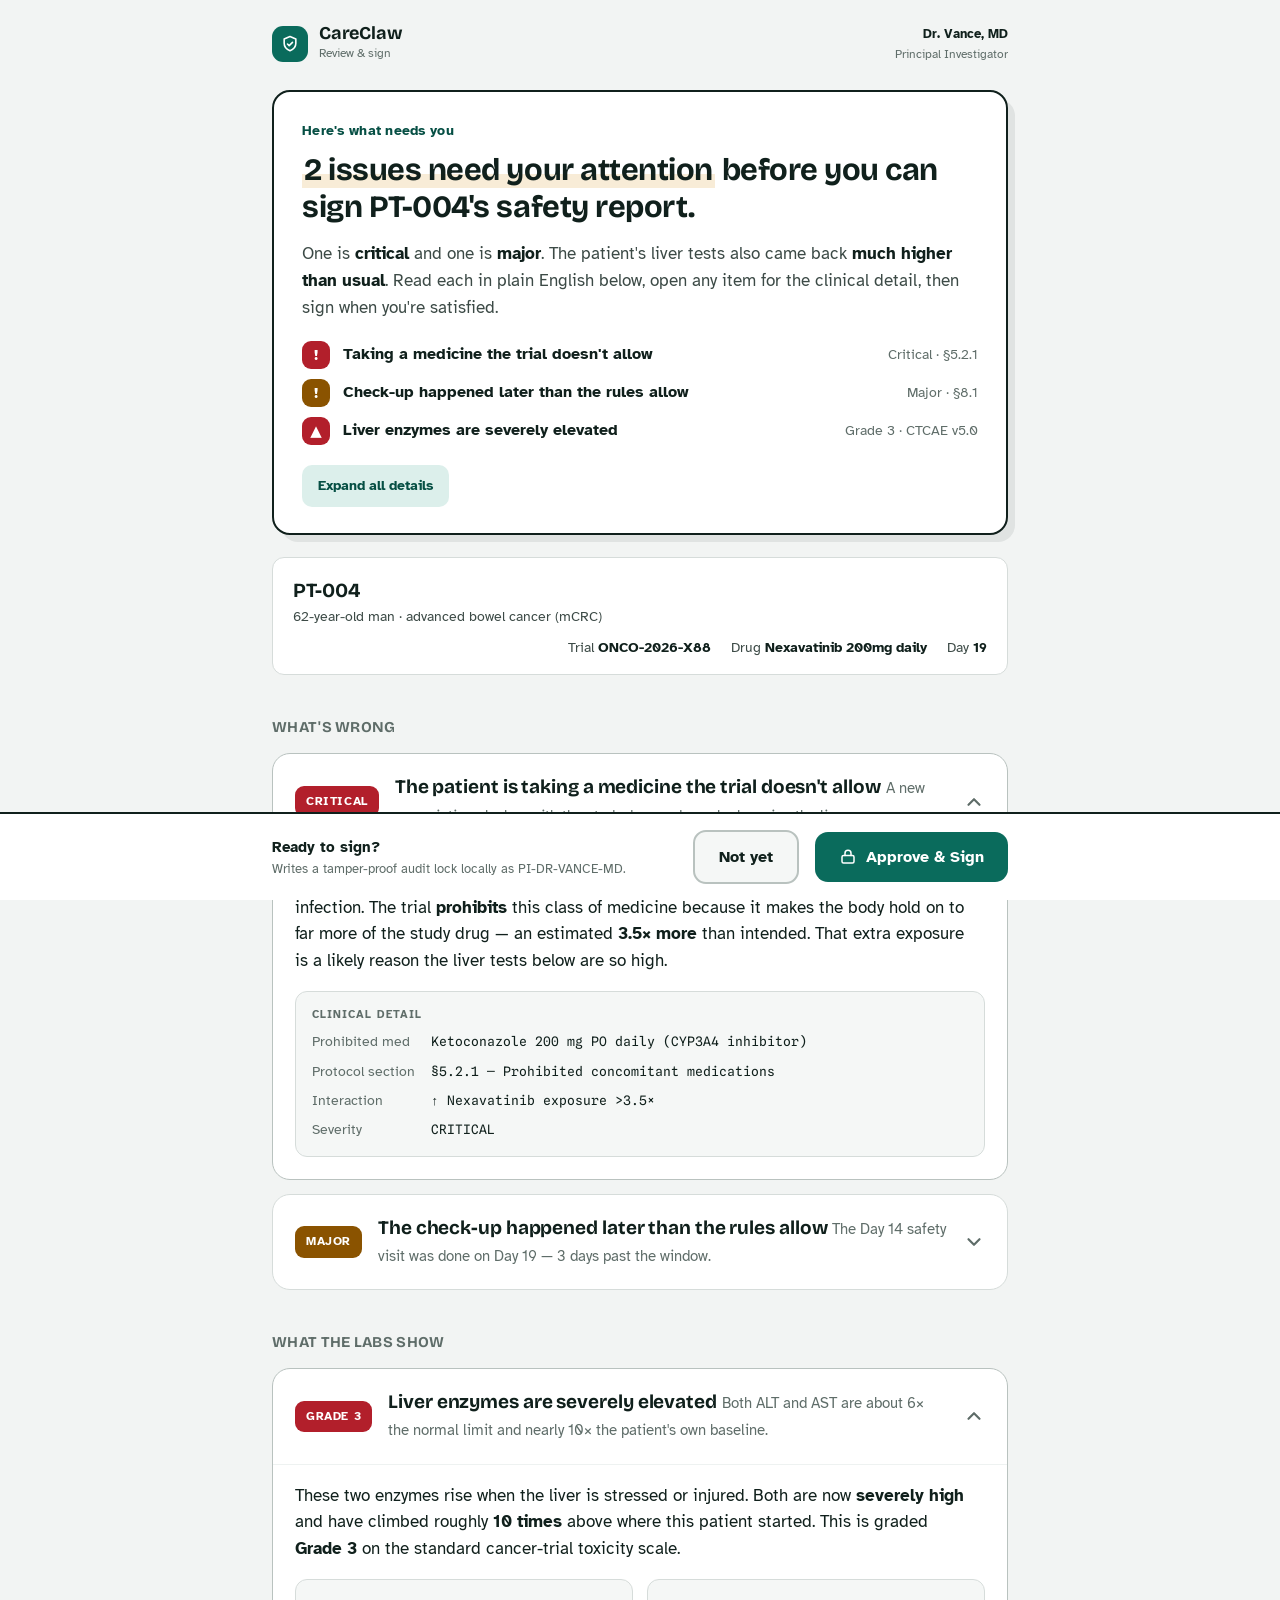
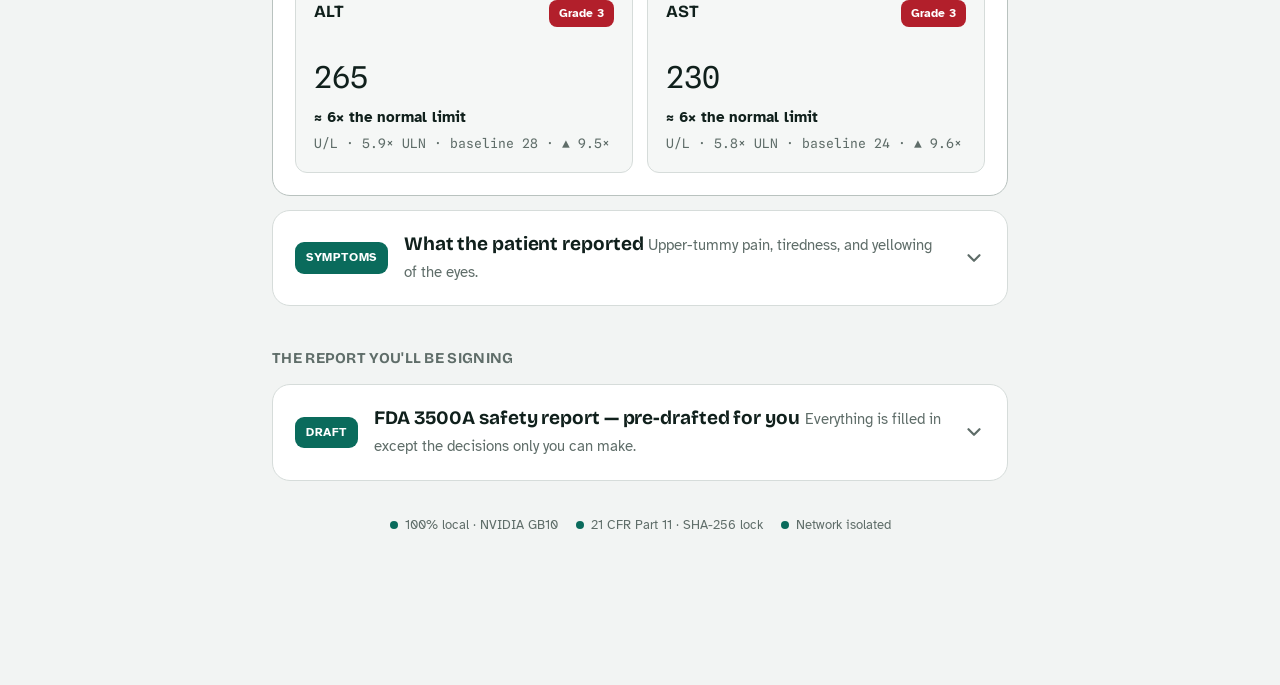
<file: docs/ui-mockups/C-plain-language.html>
<!doctype html>
<html lang="en">
<head>
<meta charset="utf-8">
<meta name="viewport" content="width=device-width, initial-scale=1">
<title>CareClaw · Plain Language — PT-004</title>
<link rel="preconnect" href="https://fonts.googleapis.com">
<link rel="preconnect" href="https://fonts.gstatic.com" crossorigin>
<link rel="stylesheet" href="https://fonts.googleapis.com/css2?family=Bricolage+Grotesque:opsz,wght@12..96,600;12..96,700&family=Atkinson+Hyperlegible:ital,wght@0,400;0,700;1,400&family=Spline+Sans+Mono:wght@400;500&display=swap">
<style>
/* ============================================================
   DIRECTION C — PLAIN LANGUAGE / SUMMARY-FIRST
   Plain-English headline · progressive disclosure · high contrast
   Display: Bricolage Grotesque · Body: Atkinson Hyperlegible (accessibility)
   Mono: Spline Sans Mono
   ============================================================ */
:root{
  --bg:#f2f4f3;
  --card:#ffffff;
  --card-2:#f5f7f6;
  --line:#d6dcda;
  --line-strong:#b9c2bf;

  --ink:#10201c;            /* very dark, high contrast */
  --ink-2:#3c4a46;
  --ink-mut:#5f6d69;        /* still >4.5:1 on white */

  --accent:#0a6b5c;         /* deep teal, accessible on white */
  --accent-soft:#dcefeb;
  --accent-deep:#064f44;

  --crit:#b21f2b;           /* AA on white */
  --crit-soft:#fbe6e7;
  --major:#8a5300;          /* AA on white */
  --major-soft:#f8ecd7;
  --clear:#0a6b5c;
  --clear-soft:#dcefeb;

  --body:'Atkinson Hyperlegible',system-ui,-apple-system,Segoe UI,sans-serif;
  --disp:'Bricolage Grotesque',var(--body);
  --mono:'Spline Sans Mono',ui-monospace,SFMono-Regular,Menlo,monospace;

  --r:18px; --r-sm:12px;
}
*{box-sizing:border-box}
[hidden]{display:none!important}
html,body{margin:0}
body{
  background:var(--bg);
  color:var(--ink);
  font-family:var(--body);
  font-size:17px;line-height:1.6;
  -webkit-font-smoothing:antialiased;
}
img{max-width:100%}
::selection{background:var(--accent-soft)}
a{color:var(--accent-deep)}
:focus-visible{outline:3px solid var(--accent);outline-offset:2px;border-radius:6px}

.wrap{max-width:780px;margin:0 auto;padding:24px 22px 150px}

/* header */
.top{display:flex;align-items:center;justify-content:space-between;gap:16px;margin-bottom:26px}
.brand{display:flex;align-items:center;gap:11px}
.brand-glyph{width:36px;height:36px;flex:none;border-radius:11px;color:#fff;
  background:var(--accent);display:grid;place-items:center}
.brand-glyph svg{width:20px;height:20px}
.brand-name{font-family:var(--disp);font-size:18px;font-weight:700;letter-spacing:-.01em;line-height:1}
.brand-tag{font-size:12px;color:var(--ink-mut);margin-top:2px}
.who{font-size:13px;text-align:right}
.who b{font-weight:700}
.who span{display:block;color:var(--ink-mut);font-size:12px}

/* ===== the plain-English headline ===== */
.summary{
  background:var(--card);border:2px solid var(--ink);border-radius:var(--r);
  padding:28px 28px 26px;box-shadow:8px 8px 0 -1px rgba(16,32,28,.08);
}
.summary .who-for{font-size:14px;font-weight:700;color:var(--accent-deep);letter-spacing:.02em;margin:0 0 10px}
.summary h1{
  font-family:var(--disp);font-weight:700;font-size:31px;line-height:1.18;letter-spacing:-.015em;
  margin:0 0 14px;
}
.summary h1 .hl{background:linear-gradient(transparent 62%, var(--major-soft) 62%);padding:0 2px}
.summary p{font-size:17px;color:var(--ink-2);margin:0;max-width:60ch;line-height:1.6}
.summary p b{color:var(--ink)}

/* at-a-glance checklist */
.glance{list-style:none;margin:20px 0 0;padding:0;display:flex;flex-direction:column;gap:10px}
.glance li{display:flex;align-items:center;gap:13px;font-size:16px;font-weight:700}
.glance .mark{width:28px;height:28px;flex:none;border-radius:9px;display:grid;place-items:center;
  color:#fff;font-size:15px;font-weight:700}
.glance .mark.crit{background:var(--crit)}
.glance .mark.major{background:var(--major)}
.glance .mark.ok{background:var(--clear)}
.glance small{font-weight:400;color:var(--ink-mut);font-size:14px;margin-left:auto;text-align:right}

/* patient strip */
.patient{
  margin-top:22px;display:flex;flex-wrap:wrap;gap:8px 22px;align-items:center;
  background:var(--card);border:1px solid var(--line);border-radius:var(--r-sm);padding:16px 20px;
}
.patient .pid{font-family:var(--disp);font-weight:700;font-size:20px}
.patient .psub{font-size:14px;color:var(--ink-2)}
.patient .facts{display:flex;flex-wrap:wrap;gap:6px 20px;margin-left:auto;font-size:13.5px;color:var(--ink-2)}
.patient .facts b{color:var(--ink);font-weight:700}

/* section label */
.sec-label{font-family:var(--disp);font-weight:700;font-size:15px;letter-spacing:.02em;
  color:var(--ink-mut);text-transform:uppercase;margin:40px 0 14px}

/* ===== progressive disclosure items ===== */
.item{
  background:var(--card);border:1px solid var(--line);border-radius:var(--r);
  margin-bottom:14px;overflow:hidden;
}
.item[open]{border-color:var(--line-strong)}
.item > summary{
  list-style:none;cursor:pointer;padding:20px 22px;display:flex;align-items:center;gap:16px;
}
.item > summary::-webkit-details-marker{display:none}
.tag{font-size:12px;font-weight:700;letter-spacing:.05em;text-transform:uppercase;
  padding:6px 11px;border-radius:9px;white-space:nowrap;flex:none}
.tag.crit{color:#fff;background:var(--crit)}
.tag.major{color:#fff;background:var(--major)}
.tag.ok{color:#fff;background:var(--clear)}
.item .plain{flex:1;min-width:0}
.item .plain .h{font-family:var(--disp);font-size:19px;font-weight:700;letter-spacing:-.005em;line-height:1.25}
.item .plain .s{font-size:14.5px;color:var(--ink-mut);margin-top:3px}
.chev{flex:none;color:var(--ink-mut);transition:transform .18s ease}
.chev svg{width:22px;height:22px;display:block}
.item[open] .chev{transform:rotate(180deg)}

.reveal{padding:2px 22px 22px;border-top:1px solid var(--line-soft,#eef2f1)}
.reveal .what{font-size:16.5px;line-height:1.62;color:var(--ink);margin:16px 0 0;max-width:62ch}
.reveal .what b{font-weight:700}
.clinical{
  margin-top:16px;background:var(--card-2);border:1px solid var(--line);border-radius:var(--r-sm);
  padding:14px 16px;font-size:14px;
}
.clinical .cl-lbl{font-size:11px;font-weight:700;letter-spacing:.09em;text-transform:uppercase;color:var(--ink-mut);margin-bottom:8px;display:flex;align-items:center;gap:7px}
.clinical dl{margin:0;display:grid;grid-template-columns:auto 1fr;gap:7px 16px}
.clinical dt{color:var(--ink-mut)}
.clinical dd{margin:0;font-family:var(--mono);font-size:13px}

/* labs plain cards */
.labpair{display:flex;flex-wrap:wrap;gap:14px;margin-top:16px}
.lp{flex:1 1 240px;background:var(--card-2);border:1px solid var(--line);border-radius:var(--r-sm);padding:18px}
.lp .top{display:flex;align-items:baseline;justify-content:space-between;gap:8px}
.lp .name{font-family:var(--disp);font-weight:700;font-size:17px}
.lp .g3{font-size:12px;font-weight:700;color:#fff;background:var(--crit);border-radius:8px;padding:4px 10px}
.lp .big{font-family:var(--mono);font-size:30px;margin:10px 0 4px}
.lp .plainnum{font-size:15px;color:var(--ink);font-weight:700}
.lp .clin{font-size:13px;color:var(--ink-mut);font-family:var(--mono);margin-top:4px}

.terms{display:flex;flex-wrap:wrap;gap:9px;margin-top:14px}
.term{font-size:15px;background:var(--accent-soft);color:var(--accent-deep);border-radius:9px;padding:8px 14px;font-weight:700}
.term code{font-family:var(--mono);font-size:12px;font-weight:400;opacity:.8;margin-left:6px}

/* 3500A peek */
.peek{background:var(--card-2);border:1px solid var(--line);border-radius:var(--r-sm);overflow:hidden;margin-top:8px}
.peek-h{padding:12px 16px;font-size:12px;font-weight:700;letter-spacing:.05em;text-transform:uppercase;
  color:var(--ink-mut);border-bottom:1px solid var(--line);display:flex;gap:10px;align-items:center}
.peek-h .st{margin-left:auto;color:var(--major);background:var(--major-soft);border-radius:20px;padding:3px 11px;text-transform:none}
.peek pre{margin:0;padding:16px;font-family:var(--mono);font-size:12.5px;line-height:1.7;color:var(--ink-2);
  white-space:pre-wrap;word-break:break-word;max-height:260px;overflow:auto}
.causality{display:flex;gap:11px;align-items:baseline;margin-top:16px;padding:16px 18px;
  background:var(--major-soft);border:1px solid color-mix(in srgb,var(--major) 30%,transparent);
  border-radius:var(--r-sm);font-size:15.5px;line-height:1.55}
.causality b{color:var(--major)}

/* sticky sign */
.signbar{position:fixed;left:0;right:0;bottom:0;z-index:8;background:var(--card);border-top:2px solid var(--ink)}
.signbar-in{max-width:780px;margin:0 auto;padding:16px 22px;display:flex;align-items:center;gap:16px;flex-wrap:wrap}
.signbar .msg{font-size:15px;font-weight:700}
.signbar .msg span{display:block;font-size:13px;font-weight:400;color:var(--ink-mut)}
.signbar .grow{flex:1;min-width:8px}
.btn{border:0;border-radius:13px;padding:15px 24px;font-family:var(--body);font-size:16px;font-weight:700;
  cursor:pointer;transition:.15s;display:inline-flex;align-items:center;gap:9px}
.btn.ghost{background:var(--card-2);color:var(--ink);border:2px solid var(--line-strong)}
.btn.ghost:hover{border-color:var(--accent)}
.btn.primary{background:var(--accent);color:#fff}
.btn.primary:hover{background:var(--accent-deep)}

.foot{margin-top:34px;display:flex;flex-wrap:wrap;gap:8px 18px;justify-content:center;font-size:13px;color:var(--ink-mut)}
.foot span{display:flex;align-items:center;gap:7px}
.foot i{width:8px;height:8px;border-radius:50%;background:var(--accent)}

@media(max-width:560px){
  .summary h1{font-size:26px}
  .patient .facts{margin-left:0}
  .signbar .grow,.signbar .msg span{display:none}
}
</style>
</head>
<body>
<div class="wrap">

  <div class="top">
    <div class="brand">
      <div class="brand-glyph" aria-hidden="true">
        <svg viewBox="0 0 24 24" fill="none" stroke="currentColor" stroke-width="1.9" stroke-linecap="round" stroke-linejoin="round"><path d="M12 3l7 3v5c0 4.5-3 7.5-7 9-4-1.5-7-4.5-7-9V6z"/><path d="M9 12l2 2 4-4"/></svg>
      </div>
      <div>
        <div class="brand-name">CareClaw</div>
        <div class="brand-tag">Review &amp; sign</div>
      </div>
    </div>
    <div class="who">
      <b>Dr. Vance, MD</b>
      <span>Principal Investigator</span>
    </div>
  </div>

  <!-- ===== plain-English summary ===== -->
  <div class="summary">
    <p class="who-for">Here's what needs you</p>
    <h1><span class="hl">2 issues need your attention</span> before you can sign PT-004's safety report.</h1>
    <p>
      One is <b>critical</b> and one is <b>major</b>. The patient's liver tests also came back
      <b>much higher than usual</b>. Read each in plain English below, open any item for the
      clinical detail, then sign when you're satisfied.
    </p>

    <ul class="glance">
      <li><span class="mark crit" aria-hidden="true">!</span> Taking a medicine the trial doesn't allow <small>Critical · §5.2.1</small></li>
      <li><span class="mark major" aria-hidden="true">!</span> Check-up happened later than the rules allow <small>Major · §8.1</small></li>
      <li><span class="mark crit" aria-hidden="true">▲</span> Liver enzymes are severely elevated <small>Grade 3 · CTCAE v5.0</small></li>
    </ul>
  </div>

  <!-- patient strip -->
  <div class="patient">
    <div>
      <div class="pid">PT-004</div>
      <div class="psub">62-year-old man · advanced bowel cancer (mCRC)</div>
    </div>
    <div class="facts">
      <div>Trial <b>ONCO-2026-X88</b></div>
      <div>Drug <b>Nexavatinib 200mg daily</b></div>
      <div>Day <b>19</b></div>
    </div>
  </div>

  <!-- ===== the two deviations, plain first ===== -->
  <div class="sec-label">What's wrong</div>

  <details class="item" open>
    <summary>
      <span class="tag crit">Critical</span>
      <span class="plain">
        <span class="h">The patient is taking a medicine the trial doesn't allow</span>
        <span class="s">A new prescription clashes with the study drug and may be harming the liver.</span>
      </span>
      <span class="chev" aria-hidden="true"><svg viewBox="0 0 24 24" fill="none" stroke="currentColor" stroke-width="2.4" stroke-linecap="round" stroke-linejoin="round"><path d="M6 9l6 6 6-6"/></svg></span>
    </summary>
    <div class="reveal">
      <p class="what">
        Four days ago another doctor prescribed <b>ketoconazole</b> (an antifungal) for a
        toenail infection. The trial <b>prohibits</b> this class of medicine because it makes the
        body hold on to far more of the study drug — an estimated <b>3.5&times; more</b> than intended.
        That extra exposure is a likely reason the liver tests below are so high.
      </p>
      <div class="clinical">
        <div class="cl-lbl">Clinical detail</div>
        <dl>
          <dt>Prohibited med</dt><dd>Ketoconazole 200 mg PO daily (CYP3A4 inhibitor)</dd>
          <dt>Protocol section</dt><dd>§5.2.1 — Prohibited concomitant medications</dd>
          <dt>Interaction</dt><dd>↑ Nexavatinib exposure &gt;3.5×</dd>
          <dt>Severity</dt><dd>CRITICAL</dd>
        </dl>
      </div>
    </div>
  </details>

  <details class="item">
    <summary>
      <span class="tag major">Major</span>
      <span class="plain">
        <span class="h">The check-up happened later than the rules allow</span>
        <span class="s">The Day 14 safety visit was done on Day 19 — 3 days past the window.</span>
      </span>
      <span class="chev" aria-hidden="true"><svg viewBox="0 0 24 24" fill="none" stroke="currentColor" stroke-width="2.4" stroke-linecap="round" stroke-linejoin="round"><path d="M6 9l6 6 6-6"/></svg></span>
    </summary>
    <div class="reveal">
      <p class="what">
        The trial requires the Cycle&nbsp;1 Day&nbsp;14 safety visit to happen between
        <b>Days 12 and 16</b>. The patient was travelling out of state and came in on
        <b>Study Day 19</b> instead — <b>3 days after</b> the window closed.
      </p>
      <div class="clinical">
        <div class="cl-lbl">Clinical detail</div>
        <dl>
          <dt>Allowed window</dt><dd>Days 12–16</dd>
          <dt>Visit performed</dt><dd>Study Day 19 (+3 days)</dd>
          <dt>Protocol section</dt><dd>§8.1 — Visit windows</dd>
          <dt>Severity</dt><dd>MAJOR</dd>
        </dl>
      </div>
    </div>
  </details>

  <!-- ===== labs ===== -->
  <div class="sec-label">What the labs show</div>

  <details class="item" open>
    <summary>
      <span class="tag crit">Grade 3</span>
      <span class="plain">
        <span class="h">Liver enzymes are severely elevated</span>
        <span class="s">Both ALT and AST are about 6× the normal limit and nearly 10× the patient's own baseline.</span>
      </span>
      <span class="chev" aria-hidden="true"><svg viewBox="0 0 24 24" fill="none" stroke="currentColor" stroke-width="2.4" stroke-linecap="round" stroke-linejoin="round"><path d="M6 9l6 6 6-6"/></svg></span>
    </summary>
    <div class="reveal">
      <p class="what">
        These two enzymes rise when the liver is stressed or injured. Both are now
        <b>severely high</b> and have climbed roughly <b>10 times</b> above where this patient
        started. This is graded <b>Grade 3</b> on the standard cancer-trial toxicity scale.
      </p>
      <div class="labpair">
        <div class="lp">
          <div class="top"><span class="name">ALT</span><span class="g3">Grade 3</span></div>
          <div class="big">265</div>
          <div class="plainnum">≈ 6× the normal limit</div>
          <div class="clin">U/L · 5.9× ULN · baseline 28 · ▲ 9.5×</div>
        </div>
        <div class="lp">
          <div class="top"><span class="name">AST</span><span class="g3">Grade 3</span></div>
          <div class="big">230</div>
          <div class="plainnum">≈ 6× the normal limit</div>
          <div class="clin">U/L · 5.8× ULN · baseline 24 · ▲ 9.6×</div>
        </div>
      </div>
    </div>
  </details>

  <details class="item">
    <summary>
      <span class="tag ok">Symptoms</span>
      <span class="plain">
        <span class="h">What the patient reported</span>
        <span class="s">Upper-tummy pain, tiredness, and yellowing of the eyes.</span>
      </span>
      <span class="chev" aria-hidden="true"><svg viewBox="0 0 24 24" fill="none" stroke="currentColor" stroke-width="2.4" stroke-linecap="round" stroke-linejoin="round"><path d="M6 9l6 6 6-6"/></svg></span>
    </summary>
    <div class="reveal">
      <p class="what">
        From the visit note, coded to the standard MedDRA safety dictionary (v27.0):
      </p>
      <div class="terms">
        <span class="term">Upper abdominal pain <code>MedDRA 10000059</code></span>
        <span class="term">Fatigue <code>MedDRA 10016256</code></span>
        <span class="term">Yellowing of the eyes <code>MedDRA 10030091 · ocular icterus</code></span>
      </div>
    </div>
  </details>

  <!-- ===== 3500A peek ===== -->
  <div class="sec-label">The report you'll be signing</div>

  <details class="item">
    <summary>
      <span class="tag ok">Draft</span>
      <span class="plain">
        <span class="h">FDA 3500A safety report — pre-drafted for you</span>
        <span class="s">Everything is filled in except the decisions only you can make.</span>
      </span>
      <span class="chev" aria-hidden="true"><svg viewBox="0 0 24 24" fill="none" stroke="currentColor" stroke-width="2.4" stroke-linecap="round" stroke-linejoin="round"><path d="M6 9l6 6 6-6"/></svg></span>
    </summary>
    <div class="reveal">
      <div class="peek" style="margin-top:16px">
        <div class="peek-h">FDA Form 3500A · Section B <span class="st">Draft · unsigned</span></div>
        <pre>SECTION B. ADVERSE EVENT CLINICAL NARRATIVE
  On Study Day 19, the patient presented for a delayed Cycle 1 Day 14
  evaluation. Laboratory evaluation revealed significant acute
  transaminase elevation:
    • ALT: 265 U/L (5.9x ULN) — CTCAE Grade 3
    • AST: 230 U/L (5.8x ULN) — CTCAE Grade 3

SECTION E. INVESTIGATOR ADJUDICATION & ELECTRONIC SIGN-OFF
  Causality Assessment:  [ ] Unrelated  [ ] Unlikely  [ ] Possible  [ ] Definite
  Action with Drug:      [ ] Dose Held  [ ] Dose Reduced  [ ] Discontinued
  Electronic Signature:  [PENDING 1-CLICK AUTHENTICATED SIGN-OFF]</pre>
      </div>
      <div class="causality">
        <span aria-hidden="true">⚖️</span>
        <span>The <b>cause</b> and <b>action</b> boxes are left blank on purpose.
        CareClaw never decides causality — that call is yours.</span>
      </div>
    </div>
  </details>

  <div class="foot">
    <span><i></i> 100% local · NVIDIA GB10</span>
    <span><i></i> 21 CFR Part 11 · SHA-256 lock</span>
    <span><i></i> Network isolated</span>
  </div>

</div>

<!-- sticky sign -->
<div class="signbar">
  <div class="signbar-in">
    <div class="msg">
      Ready to sign?
      <span>Writes a tamper-proof audit lock locally as PI-DR-VANCE-MD.</span>
    </div>
    <div class="grow"></div>
    <button class="btn ghost" type="button">Not yet</button>
    <button class="btn primary" type="button">
      <svg width="18" height="18" viewBox="0 0 24 24" fill="none" stroke="currentColor" stroke-width="2" stroke-linecap="round" stroke-linejoin="round"><rect x="4" y="10" width="16" height="10" rx="2"/><path d="M8 10V7a4 4 0 0 1 8 0v3"/></svg>
      Approve &amp; Sign
    </button>
  </div>
</div>

<script>
/* Expand All / Collapse All convenience (progressive disclosure, no framework) */
(function(){
  var bar = document.querySelector('.summary');
  if(!bar) return;
  var ctl = document.createElement('button');
  ctl.type = 'button';
  ctl.textContent = 'Expand all details';
  ctl.style.cssText = 'margin-top:20px;font:inherit;font-weight:700;font-size:14px;color:var(--accent-deep);'
    + 'background:var(--accent-soft);border:0;border-radius:10px;padding:10px 16px;cursor:pointer';
  var open = false;
  ctl.addEventListener('click', function(){
    open = !open;
    document.querySelectorAll('details.item').forEach(function(d){ d.open = open; });
    ctl.textContent = open ? 'Collapse all details' : 'Expand all details';
  });
  bar.appendChild(ctl);
})();
</script>
</body>
</html>
</file>
